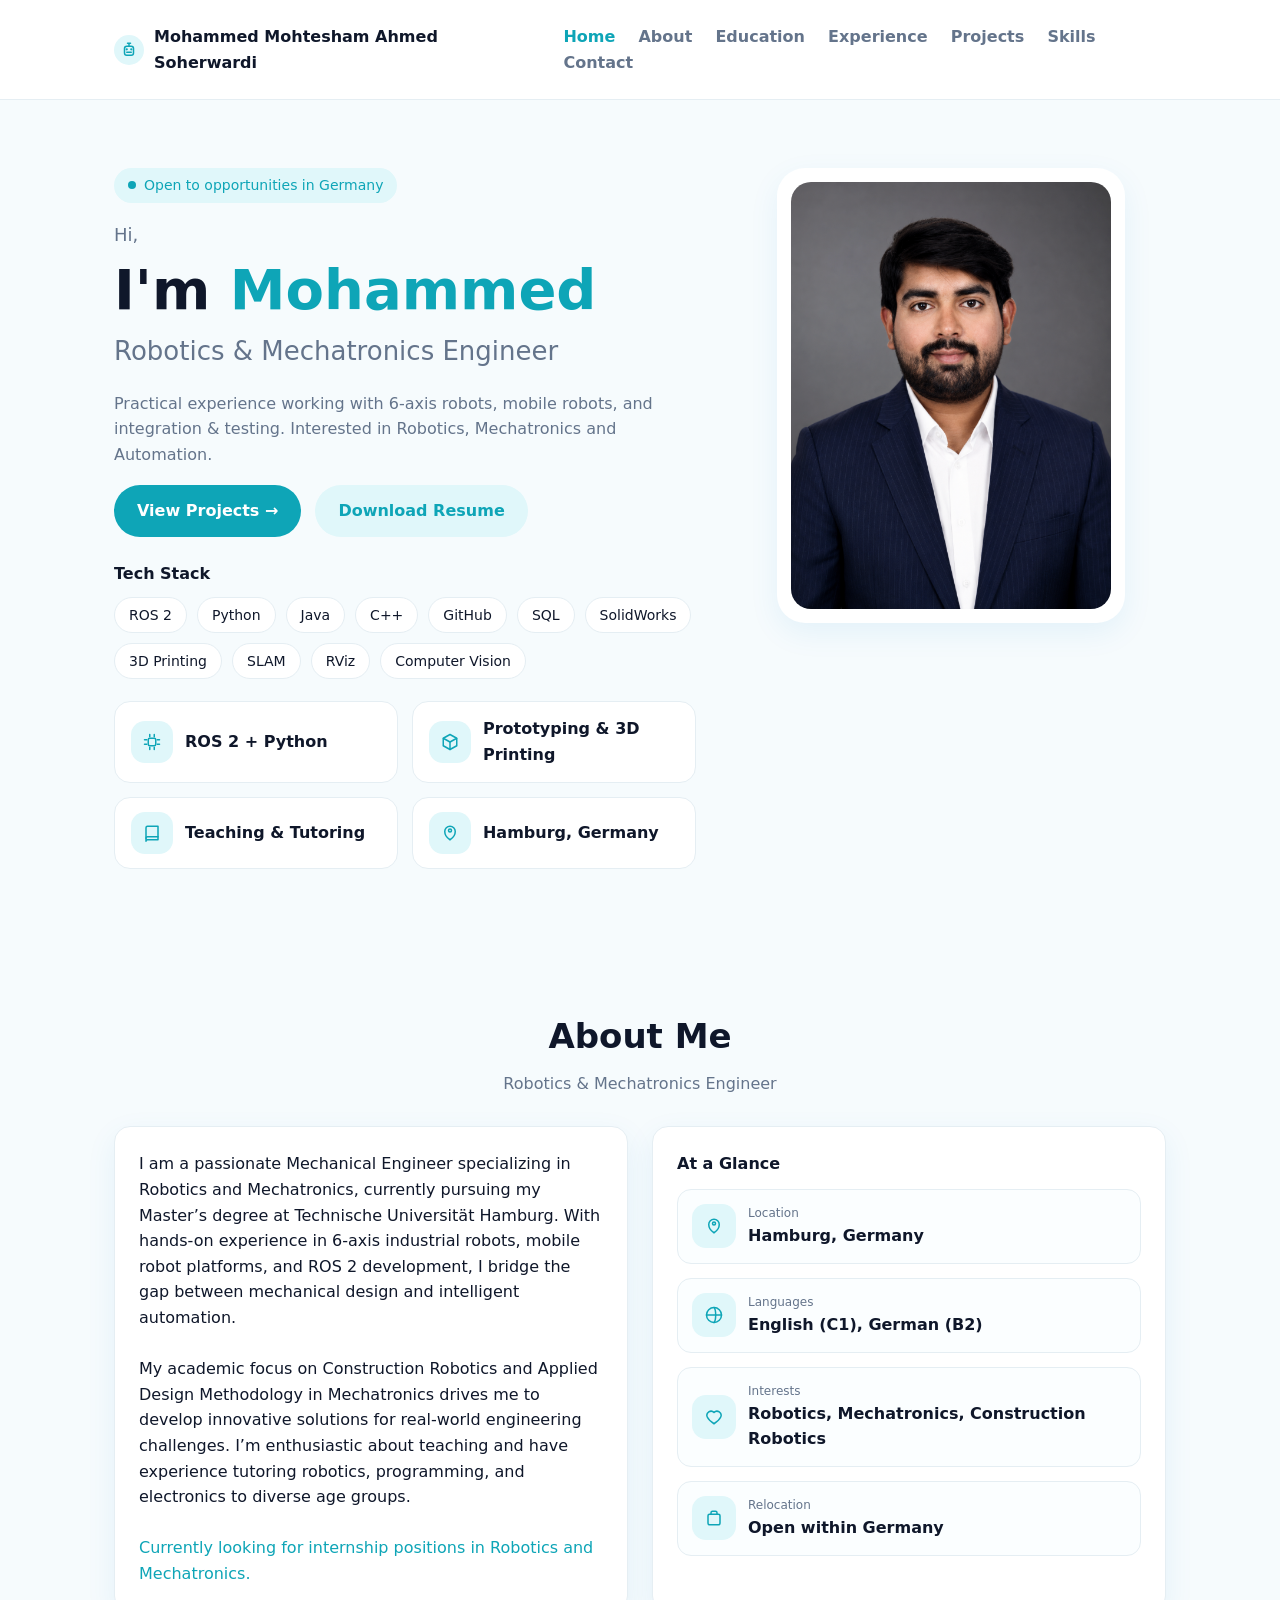
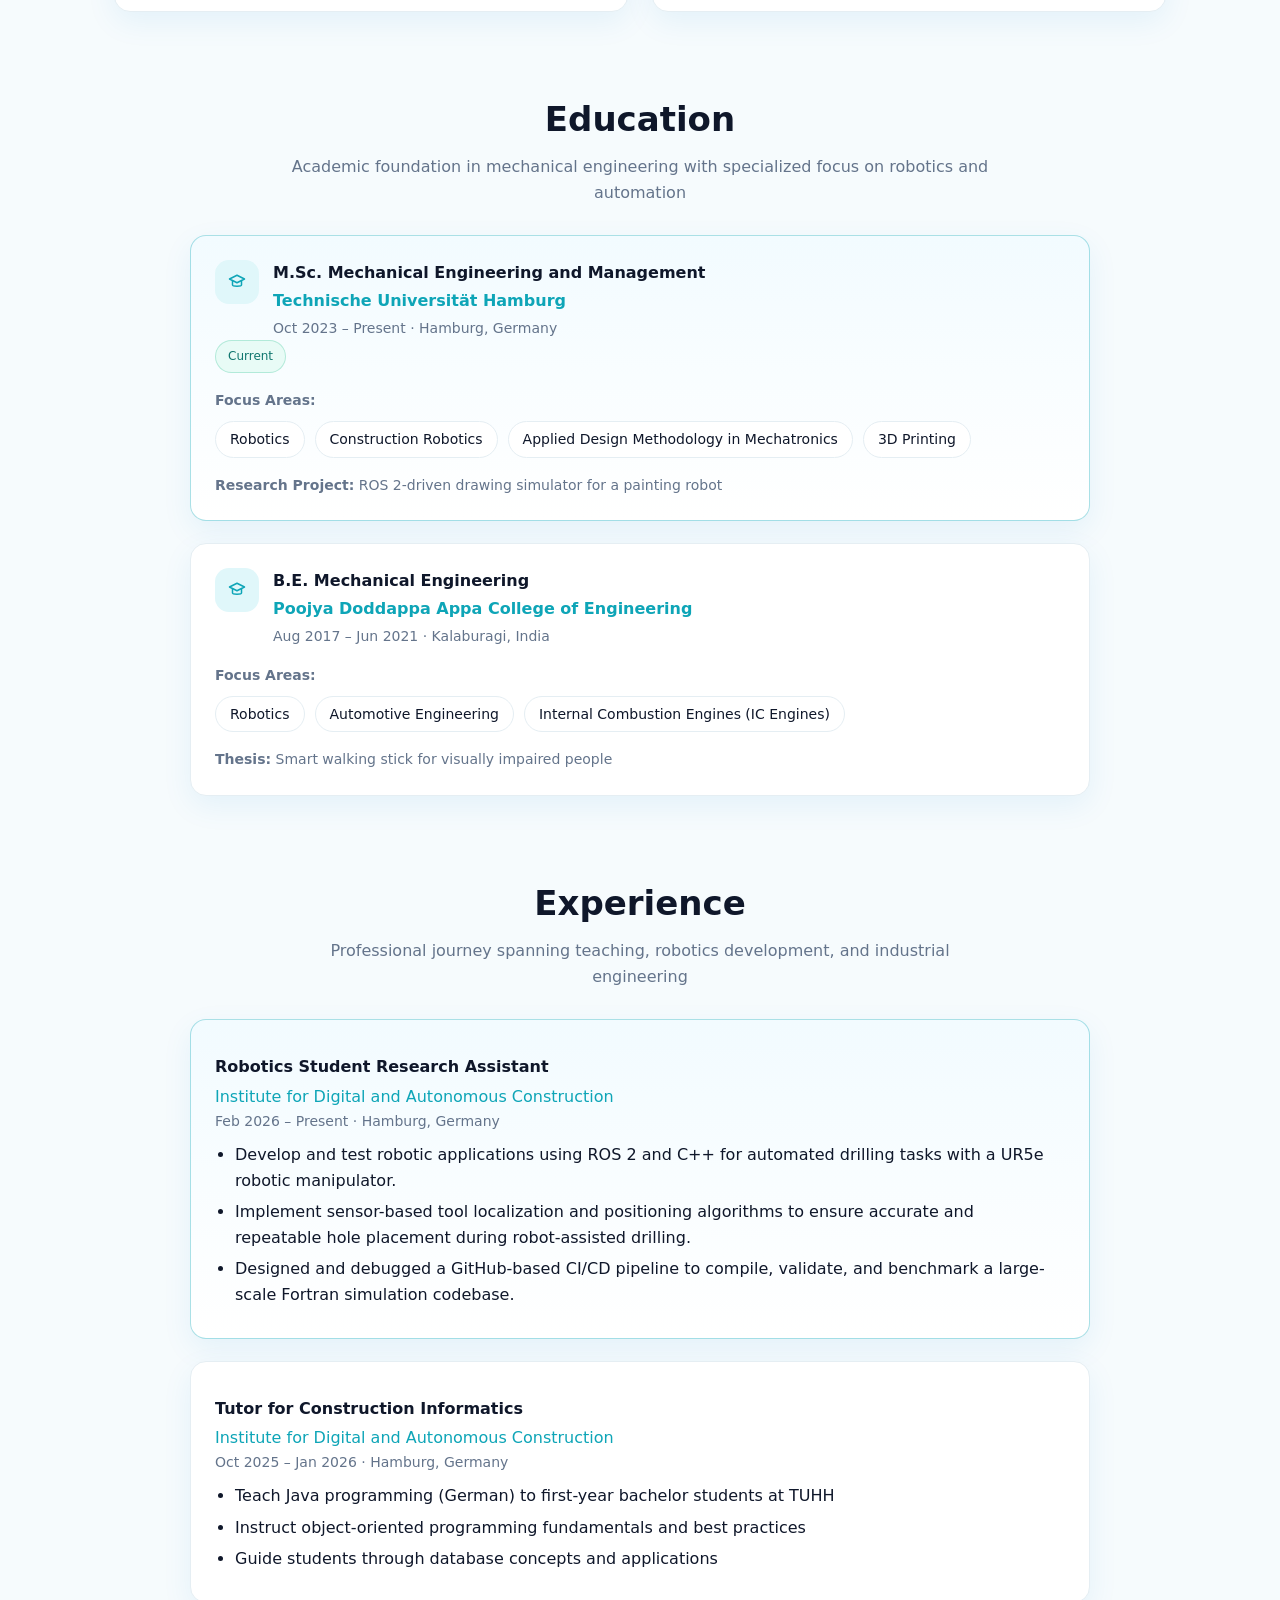
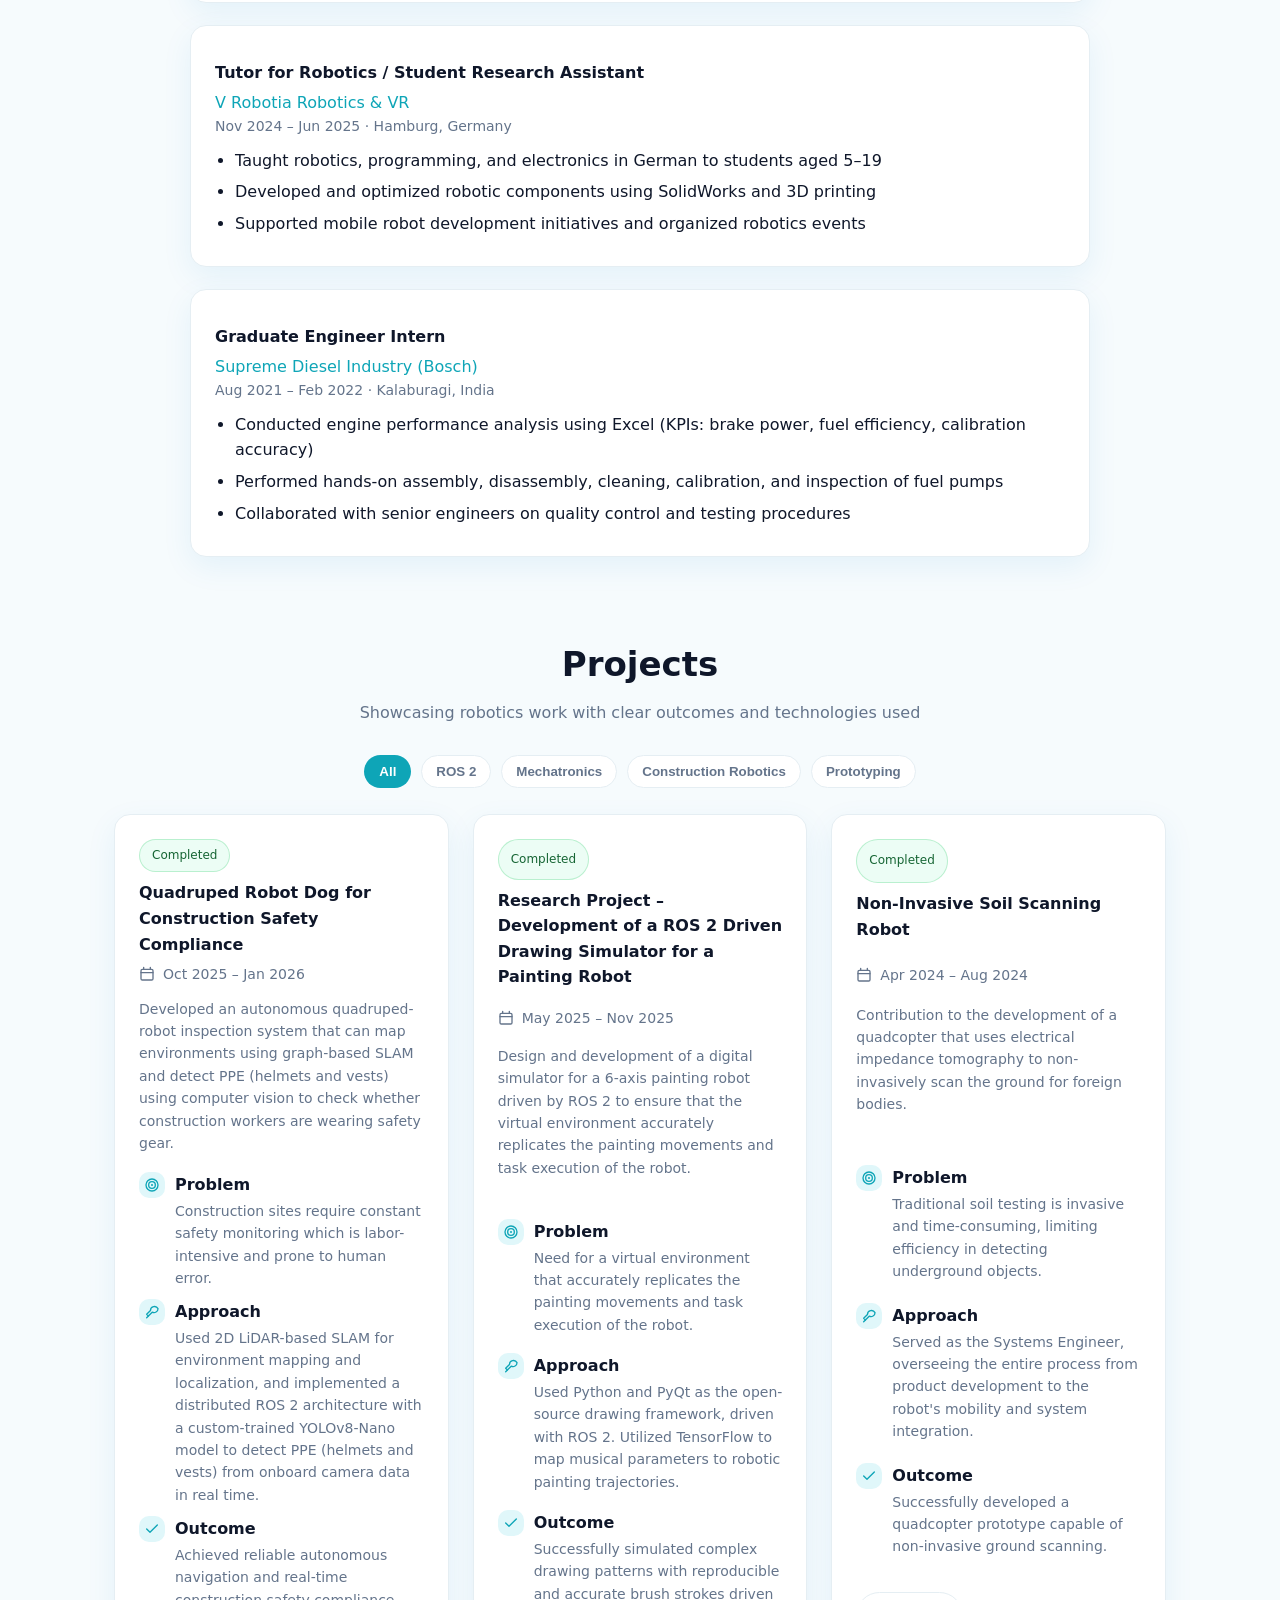
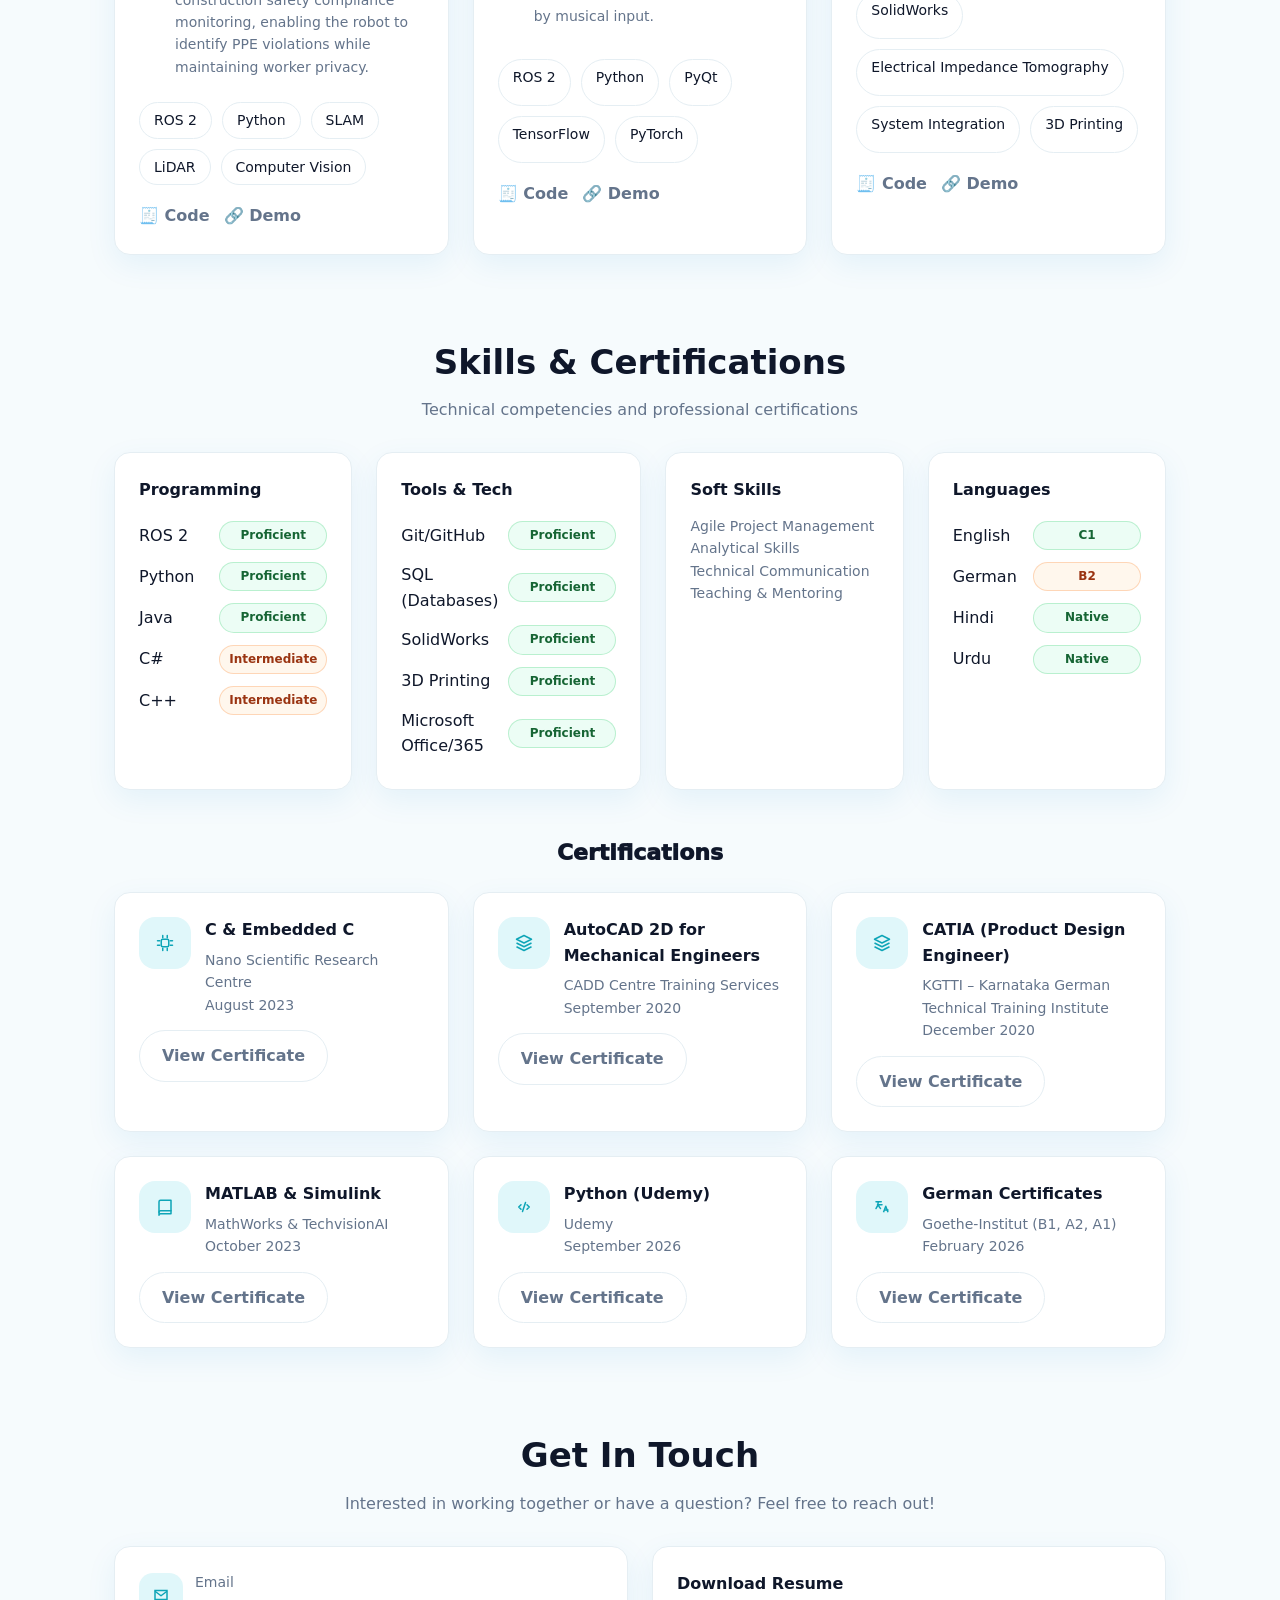
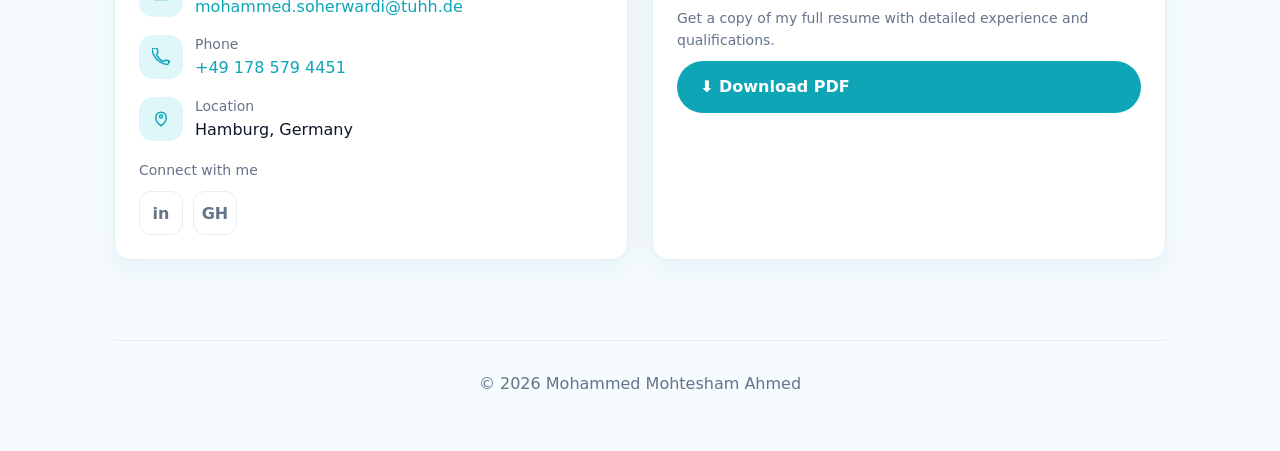
<file: index.html>
<!DOCTYPE html>
<html lang="en">
  <head>
    <meta charset="UTF-8" />
    <meta name="viewport" content="width=device-width, initial-scale=1.0" />
    <title>Mohammed Mohtesham Ahmed — Portfolio</title>
    <link rel="stylesheet" href="style.css" />
  </head>

  <body>
    <!-- TOP NAV -->
    <header class="topbar">
      <div class="container nav">
        <div class="brand">
          <span class="brand-badge" aria-hidden="true">
            <!-- simple robot icon -->
            <svg width="18" height="18" viewBox="0 0 24 24" fill="none">
              <path
                d="M10 3h4M12 3v3"
                stroke="currentColor"
                stroke-width="2"
                stroke-linecap="round"
              />
              <rect
                x="6"
                y="7"
                width="12"
                height="12"
                rx="3"
                stroke="currentColor"
                stroke-width="2"
              />
              <path
                d="M9 11h.01M15 11h.01"
                stroke="currentColor"
                stroke-width="3"
                stroke-linecap="round"
              />
              <path
                d="M9 15h6"
                stroke="currentColor"
                stroke-width="2"
                stroke-linecap="round"
              />
            </svg>
          </span>
          <span>Mohammed Mohtesham Ahmed Soherwardi</span>
        </div>

        <nav class="navlinks" aria-label="Primary">
          <a href="#home" class="active">Home</a>
          <a href="#about">About</a>
          <a href="#education">Education</a>
          <a href="#experience">Experience</a>
          <a href="#projects">Projects</a>
          <a href="#skills">Skills</a>
          <a href="#contact">Contact</a>
        </nav>
      </div>
    </header>

    <main class="container">
      <!-- HERO -->
      <section id="home" class="hero">
        <div class="hero-left reveal">
          <div class="pill">
            <span class="dot" aria-hidden="true"></span>
            <span>Open to opportunities in Germany</span>
          </div>

          <div class="kicker">Hi,</div>
          <h1>I'm <span class="accent">Mohammed</span></h1>
          <div class="subtitle">Robotics &amp; Mechatronics Engineer</div>

          <p class="lead">
            Practical experience working with 6-axis robots, mobile robots, and
            integration &amp; testing. Interested in Robotics, Mechatronics and 
            Automation.
          </p>

          <div class="hero-actions">
            <a class="btn btn-primary" href="#projects">View Projects →</a>
            <a
              class="btn btn-soft"
              href="assets/resume.pdf"
              target="_blank"
              rel="noreferrer"
              >Download Resume</a
            >
          </div>

          <div class="stack">
            <div class="stack-title">Tech Stack</div>
            <div class="chips">
              <span class="chip">ROS 2</span>
              <span class="chip">Python</span>
              <span class="chip">Java</span>
              <span class="chip">C++</span>
              <span class="chip">GitHub</span>
              <span class="chip">SQL</span>
              <span class="chip">SolidWorks</span>
              <span class="chip">3D Printing</span>
              <span class="chip">SLAM</span>
              <span class="chip">RViz</span>
              <span class="chip">Computer Vision</span>
            </div>
          </div>

          <!-- Quick cards with icons -->
          <div class="quick-cards">
            <div class="qcard">
              <span class="qicon" aria-hidden="true">
                <!-- chip icon -->
                <svg width="18" height="18" viewBox="0 0 24 24" fill="none">
                  <path
                    d="M9 2v3M15 2v3M9 19v3M15 19v3M2 9h3M2 15h3M19 9h3M19 15h3"
                    stroke="currentColor"
                    stroke-width="2"
                    stroke-linecap="round"
                  />
                  <rect
                    x="7"
                    y="7"
                    width="10"
                    height="10"
                    rx="2"
                    stroke="currentColor"
                    stroke-width="2"
                  />
                </svg>
              </span>
              <span>ROS 2 + Python</span>
            </div>

            <div class="qcard">
              <span class="qicon" aria-hidden="true">
                <!-- cube icon -->
                <svg width="18" height="18" viewBox="0 0 24 24" fill="none">
                  <path
                    d="M12 2 3 7l9 5 9-5-9-5Z"
                    stroke="currentColor"
                    stroke-width="2"
                    stroke-linejoin="round"
                  />
                  <path
                    d="M3 7v10l9 5 9-5V7"
                    stroke="currentColor"
                    stroke-width="2"
                    stroke-linejoin="round"
                  />
                  <path
                    d="M12 12v10"
                    stroke="currentColor"
                    stroke-width="2"
                    stroke-linecap="round"
                  />
                </svg>
              </span>
              <span>Prototyping &amp; 3D Printing</span>
            </div>

            <div class="qcard">
              <span class="qicon" aria-hidden="true">
                <!-- book icon -->
                <svg width="18" height="18" viewBox="0 0 24 24" fill="none">
                  <path
                    d="M4 19a2 2 0 0 1 2-2h14"
                    stroke="currentColor"
                    stroke-width="2"
                    stroke-linecap="round"
                  />
                  <path
                    d="M6 3h14v18H6a2 2 0 0 0-2 2V5a2 2 0 0 1 2-2Z"
                    stroke="currentColor"
                    stroke-width="2"
                    stroke-linejoin="round"
                  />
                </svg>
              </span>
              <span>Teaching &amp; Tutoring</span>
            </div>

            <div class="qcard">
              <span class="qicon" aria-hidden="true">
                <!-- pin icon -->
                <svg width="18" height="18" viewBox="0 0 24 24" fill="none">
                  <path
                    d="M12 21s7-4.5 7-11a7 7 0 1 0-14 0c0 6.5 7 11 7 11Z"
                    stroke="currentColor"
                    stroke-width="2"
                  />
                  <path
                    d="M12 10.5a2 2 0 1 0 0-4 2 2 0 0 0 0 4Z"
                    stroke="currentColor"
                    stroke-width="2"
                  />
                </svg>
              </span>
              <span>Hamburg, Germany</span>
            </div>
          </div>
        </div>

        <div class="hero-right reveal">
          <div class="photo-frame">
            <img
              src="assets/profile.png"
              alt="Mohammed Mohtesham Ahmed"
              loading="lazy"
            />
          </div>
        </div>
      </section>

      <!-- ABOUT -->
      <section id="about" class="section">
        <div class="section-head center reveal">
          <h3>About Me</h3>
          <p>Robotics &amp; Mechatronics Engineer</p>
        </div>

        <div class="grid-2">
          <div class="card reveal">
            <p>
              I am a passionate Mechanical Engineer specializing in Robotics and
              Mechatronics, currently pursuing my Master’s degree at Technische
              Universität Hamburg. With hands-on experience in 6-axis industrial
              robots, mobile robot platforms, and ROS 2 development, I bridge
              the gap between mechanical design and intelligent automation.
            </p>
            <br />
            <p>
              My academic focus on Construction Robotics and Applied Design
              Methodology in Mechatronics drives me to develop innovative
              solutions for real-world engineering challenges. I’m enthusiastic
              about teaching and have experience tutoring robotics, programming,
              and electronics to diverse age groups.
            </p>
            <br />
            <p class="accent">
              Currently looking for internship positions in Robotics and
              Mechatronics.
            </p>
          </div>

          <div class="card reveal">
            <h4 class="card-title">At a Glance</h4>

            <div class="glance">
              <div class="glance-item">
                <div class="glance-icon" aria-hidden="true">
                  <!-- pin -->
                  <svg width="18" height="18" viewBox="0 0 24 24" fill="none">
                    <path
                      d="M12 21s7-4.5 7-11a7 7 0 1 0-14 0c0 6.5 7 11 7 11Z"
                      stroke="currentColor"
                      stroke-width="2"
                    />
                    <path
                      d="M12 10.5a2 2 0 1 0 0-4 2 2 0 0 0 0 4Z"
                      stroke="currentColor"
                      stroke-width="2"
                    />
                  </svg>
                </div>
                <div>
                  <div class="glance-label">Location</div>
                  <div class="glance-value">Hamburg, Germany</div>
                </div>
              </div>

              <div class="glance-item">
                <div class="glance-icon" aria-hidden="true">
                  <!-- globe -->
                  <svg width="18" height="18" viewBox="0 0 24 24" fill="none">
                    <path
                      d="M12 22a10 10 0 1 0 0-20 10 10 0 0 0 0 20Z"
                      stroke="currentColor"
                      stroke-width="2"
                    />
                    <path
                      d="M2 12h20"
                      stroke="currentColor"
                      stroke-width="2"
                      stroke-linecap="round"
                    />
                    <path
                      d="M12 2c3 3 3 17 0 20"
                      stroke="currentColor"
                      stroke-width="2"
                      stroke-linecap="round"
                    />
                  </svg>
                </div>
                <div>
                  <div class="glance-label">Languages</div>
                  <div class="glance-value">English (C1), German (B2)</div>
                </div>
              </div>

              <div class="glance-item">
                <div class="glance-icon" aria-hidden="true">
                  <!-- heart -->
                  <svg width="18" height="18" viewBox="0 0 24 24" fill="none">
                    <path
                      d="M12 21s-7-4.5-9-9a5.5 5.5 0 0 1 9-6 5.5 5.5 0 0 1 9 6c-2 4.5-9 9-9 9Z"
                      stroke="currentColor"
                      stroke-width="2"
                      stroke-linejoin="round"
                    />
                  </svg>
                </div>
                <div>
                  <div class="glance-label">Interests</div>
                  <div class="glance-value">
                    Robotics, Mechatronics, Construction Robotics
                  </div>
                </div>
              </div>

              <div class="glance-item">
                <div class="glance-icon" aria-hidden="true">
                  <!-- suitcase -->
                  <svg width="18" height="18" viewBox="0 0 24 24" fill="none">
                    <path
                      d="M8 7V5a2 2 0 0 1 2-2h4a2 2 0 0 1 2 2v2"
                      stroke="currentColor"
                      stroke-width="2"
                      stroke-linecap="round"
                    />
                    <rect
                      x="4"
                      y="7"
                      width="16"
                      height="14"
                      rx="2"
                      stroke="currentColor"
                      stroke-width="2"
                    />
                  </svg>
                </div>
                <div>
                  <div class="glance-label">Relocation</div>
                  <div class="glance-value">Open within Germany</div>
                </div>
              </div>
            </div>
          </div>
        </div>
      </section>

      <!-- EDUCATION -->
      <section id="education" class="section">
        <div class="section-head center reveal">
          <h3>Education</h3>
          <p>
            Academic foundation in mechanical engineering with specialized focus
            on robotics and automation
          </p>
        </div>

        <div class="edu-list">
          <div class="card edu-card highlight reveal">
            <div class="trow">
              <div class="edu-top">
                <div class="edu-badge" aria-hidden="true">
                  <!-- graduation cap -->
                  <svg width="18" height="18" viewBox="0 0 24 24" fill="none">
                    <path
                      d="M12 3 2 8l10 5 10-5-10-5Z"
                      stroke="currentColor"
                      stroke-width="2"
                      stroke-linejoin="round"
                    />
                    <path
                      d="M6 10v6c0 2 12 2 12 0v-6"
                      stroke="currentColor"
                      stroke-width="2"
                      stroke-linejoin="round"
                    />
                  </svg>
                </div>
                <div>
                  <h4>M.Sc. Mechanical Engineering and Management</h4>
                  <div class="edu-sub accent">
                    Technische Universität Hamburg
                  </div>
                  <div class="muted edu-meta">
                    Oct 2023 – Present · Hamburg, Germany
                  </div>
                </div>
              </div>
              <span class="tag tag-current">Current</span>
            </div>

            <div class="edu-block">
              <div class="muted"><b>Focus Areas:</b></div>
              <div class="chips" style="margin-top: 10px">
                <span class="chip">Robotics</span>
                <span class="chip">Construction Robotics</span>
                <span class="chip"
                  >Applied Design Methodology in Mechatronics</span
                >
                <span class="chip">3D Printing</span>
              </div>
            </div>

            <div class="edu-block muted">
              <b>Research Project:</b> ROS 2-driven drawing simulator for a
              painting robot
            </div>
          </div>

          <div class="card edu-card reveal">
            <div class="edu-top">
              <div class="edu-badge" aria-hidden="true">
                <svg width="18" height="18" viewBox="0 0 24 24" fill="none">
                  <path
                    d="M12 3 2 8l10 5 10-5-10-5Z"
                    stroke="currentColor"
                    stroke-width="2"
                    stroke-linejoin="round"
                  />
                  <path
                    d="M6 10v6c0 2 12 2 12 0v-6"
                    stroke="currentColor"
                    stroke-width="2"
                    stroke-linejoin="round"
                  />
                </svg>
              </div>
              <div>
                <h4>B.E. Mechanical Engineering</h4>
                <div class="edu-sub accent">
                  Poojya Doddappa Appa College of Engineering
                </div>
                <div class="muted edu-meta">
                  Aug 2017 – Jun 2021 · Kalaburagi, India
                </div>
              </div>
            </div>

            <div class="edu-block">
              <div class="muted"><b>Focus Areas:</b></div>
              <div class="chips" style="margin-top: 10px">
                <span class="chip">Robotics</span>
                <span class="chip">Automotive Engineering</span>
                <span class="chip">Internal Combustion Engines (IC Engines)</span>
              </div>
            </div>

            <div class="edu-block muted">
              <b>Thesis:</b> Smart walking stick for visually impaired people
            </div>
          </div>
        </div>
      </section>

      <!-- EXPERIENCE -->
      <section id="experience" class="section">
        <div class="section-head center reveal">
          <h3>Experience</h3>
          <p>
            Professional journey spanning teaching, robotics development, and
            industrial engineering
          </p>
        </div>

        <div class="timeline">
          <!-- ✅ NEW EXPERIENCE (MOST RECENT) -->
          <div class="card xp-card highlight reveal">
            <div class="xp-header">
              <h4>Robotics Student Research Assistant</h4>
              <a class="accent" href="#" onclick="return false;">
                Institute for Digital and Autonomous Construction
              </a>
              <div class="muted">Feb 2026 – Present · Hamburg, Germany</div>
            </div>
            
            <ul class="bullets">
              <li>Develop and test robotic applications using ROS 2 and C++ for automated drilling tasks with a UR5e robotic manipulator.</li>
              <li>Implement sensor-based tool localization and positioning algorithms to ensure accurate and repeatable hole placement during robot-assisted drilling.</li>
              <li>Designed and debugged a GitHub-based CI/CD pipeline to compile, validate, and benchmark a large-scale Fortran simulation codebase.</li>
            </ul>
          </div>
          <div class="card xp-card reveal">

            <div class="xp-header">
              <h4>Tutor for Construction Informatics</h4>
              <a class="accent" href="#" onclick="return false;"
                >Institute for Digital and Autonomous Construction</a
              >
              <div class="muted">Oct 2025 – Jan 2026 · Hamburg, Germany</div>

              <ul class="bullets">
                <li>
                  Teach Java programming (German) to first-year bachelor students
                  at TUHH
                </li>
                <li>
                  Instruct object-oriented programming fundamentals and best
                  practices
                </li>
                <li>Guide students through database concepts and applications</li>
              </ul>
            </div>
          </div>

          <div class="card xp-card reveal">
            <div class="xp-header">
              <h4>Tutor for Robotics / Student Research Assistant</h4>
              <a class="accent" href="#" onclick="return false;"
                >V Robotia Robotics &amp; VR</a
              >
              <div class="muted">Nov 2024 – Jun 2025 · Hamburg, Germany</div>

              <ul class="bullets">
                <li>
                  Taught robotics, programming, and electronics in German to
                  students aged 5–19
                </li>
                <li>
                  Developed and optimized robotic components using SolidWorks
                  and 3D printing
                </li>
                <li>
                  Supported mobile robot development initiatives and organized
                  robotics events
                </li>
              </ul>
            </div>
          </div>

          <div class="card xp-card reveal">
            <div class="xp-header">
              <h4>Graduate Engineer Intern</h4>
              <a class="accent" href="#" onclick="return false;"
                >Supreme Diesel Industry (Bosch)</a
              >
              <div class="muted">Aug 2021 – Feb 2022 · Kalaburagi, India</div>

              <ul class="bullets">
                <li>
                  Conducted engine performance analysis using Excel (KPIs: brake
                  power, fuel efficiency, calibration accuracy)
                </li>
                <li>
                  Performed hands-on assembly, disassembly, cleaning,
                  calibration, and inspection of fuel pumps
                </li>
                <li>
                  Collaborated with senior engineers on quality control and
                  testing procedures
                </li>
              </ul>
            </div>
          </div>
        </div>
      </section>

      <!-- PROJECTS (UPDATED) -->
      <section id="projects" class="section">
        <div class="section-head center reveal">
          <h3>Projects</h3>
          <p>Showcasing robotics work with clear outcomes and technologies used</p>
        </div>

        <div class="filters reveal">
          <button class="fbtn active" data-filter="all">All</button>
          <button class="fbtn" data-filter="ros2">ROS 2</button>
          <button class="fbtn" data-filter="mechatronics">Mechatronics</button>
          <button class="fbtn" data-filter="construction">Construction Robotics</button>
          <button class="fbtn" data-filter="prototyping">Prototyping</button>
        </div>

        <div class="grid-3">
          <!-- Project 1 -->
          <article class="card pcard reveal" data-tags="construction ros2">
            <div class="pcard-head">
              <span class="tag tag-done">Completed</span>
              <h4 class="pcard-title">
                Quadruped Robot Dog for Construction Safety Compliance
              </h4>

              <div class="pdate muted">
                <span class="pdate-ico" aria-hidden="true">
                  <!-- calendar -->
                  <svg width="16" height="16" viewBox="0 0 24 24" fill="none">
                    <path
                      d="M7 2v3M17 2v3"
                      stroke="currentColor"
                      stroke-width="2"
                      stroke-linecap="round"
                    />
                    <rect
                      x="3"
                      y="5"
                      width="18"
                      height="16"
                      rx="2"
                      stroke="currentColor"
                      stroke-width="2"
                    />
                    <path
                      d="M3 10h18"
                      stroke="currentColor"
                      stroke-width="2"
                      stroke-linecap="round"
                    />
                  </svg>
                </span>
                <span>Oct 2025 – Jan 2026</span>
              </div>
            </div>

            <p class="muted">
              Developed an autonomous quadruped-robot inspection system that can map 
              environments using graph-based SLAM and detect PPE (helmets and vests) using
              computer vision to check whether construction workers are wearing safety gear.
            </p>

            <div class="pblock">
              <div class="pmini">
                <span class="pmini-ico" aria-hidden="true">
                  <!-- target -->
                  <svg width="16" height="16" viewBox="0 0 24 24" fill="none">
                    <circle cx="12" cy="12" r="9" stroke="currentColor" stroke-width="2" />
                    <circle cx="12" cy="12" r="5" stroke="currentColor" stroke-width="2" />
                    <circle cx="12" cy="12" r="1.5" fill="currentColor" />
                  </svg>
                </span>
                <div>
                  <div class="pmini-title">Problem</div>
                  <p class="muted">
                    Construction sites require constant safety monitoring which is
                    labor-intensive and prone to human error.
                  </p>
                </div>
              </div>

              <div class="pmini">
                <span class="pmini-ico" aria-hidden="true">
                  <!-- wrench -->
                  <svg width="16" height="16" viewBox="0 0 24 24" fill="none">
                    <path
                      d="M21 7a6 6 0 0 1-8.7 5.3L6.6 18l-2.6-2.6 5.7-5.7A6 6 0 0 1 21 7Z"
                      stroke="currentColor"
                      stroke-width="2"
                      stroke-linejoin="round"
                    />
                    <path
                      d="M6.6 18 4 20.6"
                      stroke="currentColor"
                      stroke-width="2"
                      stroke-linecap="round"
                    />
                  </svg>
                </span>
                <div>
                  <div class="pmini-title">Approach</div>
                  <p class="muted">
                    Used 2D LiDAR-based SLAM for environment mapping and localization, and implemented
                    a distributed ROS 2 architecture with a custom-trained YOLOv8-Nano model to detect PPE
                    (helmets and vests) from onboard camera data in real time.
                  </p>
                </div>
              </div>

              <div class="pmini">
                <span class="pmini-ico" aria-hidden="true">
                  <!-- check -->
                  <svg width="16" height="16" viewBox="0 0 24 24" fill="none">
                    <path
                      d="M20 6 9 17l-5-5"
                      stroke="currentColor"
                      stroke-width="2"
                      stroke-linecap="round"
                      stroke-linejoin="round"
                    />
                  </svg>
                </span>
                <div>
                  <div class="pmini-title">Outcome</div>
                  <p class="muted">
                    Achieved reliable autonomous navigation and real-time construction safety compliance monitoring, 
                    enabling the robot to identify PPE violations while maintaining worker privacy.
                  </p>
                </div>
              </div>
            </div>

            <div class="chips" style="margin-top: 12px">
              <span class="chip">ROS 2</span>
              <span class="chip">Python</span>
              <span class="chip">SLAM</span>
              <span class="chip">LiDAR</span>
              <span class="chip">Computer Vision</span>
            </div>

            <div class="plink">
              <a href="#" onclick="return false;">🧾 Code</a>
              <a href="quadruped-demo.html" target="_blank" rel="noreferrer">🔗 Demo</a>
            </div>
          </article>

          <!-- Project 2 -->
          <article class="card pcard reveal" data-tags="ros2 prototyping">
            <div class="pcard-head">
              <span class="tag tag-done">Completed</span>

              <h4 class="pcard-title">
                Research Project – Development of a ROS 2 Driven Drawing Simulator
                for a Painting Robot
              </h4>

              <div class="pdate muted">
                <span class="pdate-ico" aria-hidden="true">
                  <!-- calendar -->
                  <svg width="16" height="16" viewBox="0 0 24 24" fill="none">
                    <path
                      d="M7 2v3M17 2v3"
                      stroke="currentColor"
                      stroke-width="2"
                      stroke-linecap="round"
                    />
                    <rect
                      x="3"
                      y="5"
                      width="18"
                      height="16"
                      rx="2"
                      stroke="currentColor"
                      stroke-width="2"
                    />
                    <path
                      d="M3 10h18"
                      stroke="currentColor"
                      stroke-width="2"
                      stroke-linecap="round"
                    />
                  </svg>
                </span>
                <span>May 2025 – Nov 2025</span>
              </div>
            </div>

            <p class="muted">
              Design and development of a digital simulator for a 6-axis painting robot driven by ROS 2
              to ensure that the virtual environment accurately replicates the painting movements and
              task execution of the robot.
            </p>

            <div class="pblock">
              <div class="pmini">
                <span class="pmini-ico" aria-hidden="true">
                  <!-- target -->
                  <svg width="16" height="16" viewBox="0 0 24 24" fill="none">
                    <circle cx="12" cy="12" r="9" stroke="currentColor" stroke-width="2" />
                    <circle cx="12" cy="12" r="5" stroke="currentColor" stroke-width="2" />
                    <circle cx="12" cy="12" r="1.5" fill="currentColor" />
                  </svg>
                </span>
                <div>
                  <div class="pmini-title">Problem</div>
                  <p class="muted">
                    Need for a virtual environment that accurately replicates the painting movements and task execution of the robot.
                  </p>
                </div>
              </div>

              <div class="pmini">
                <span class="pmini-ico" aria-hidden="true">
                  <!-- wrench -->
                  <svg width="16" height="16" viewBox="0 0 24 24" fill="none">
                    <path
                      d="M21 7a6 6 0 0 1-8.7 5.3L6.6 18l-2.6-2.6 5.7-5.7A6 6 0 0 1 21 7Z"
                      stroke="currentColor"
                      stroke-width="2"
                      stroke-linejoin="round"
                    />
                    <path
                      d="M6.6 18 4 20.6"
                      stroke="currentColor"
                      stroke-width="2"
                      stroke-linecap="round"
                    />
                  </svg>
                </span>
                <div>
                  <div class="pmini-title">Approach</div>
                  <p class="muted">
                    Used Python and PyQt as the open-source drawing framework, driven with ROS 2.
                    Utilized TensorFlow to map musical parameters to robotic painting trajectories.
                  </p>
                </div>
              </div>

              <div class="pmini">
                <span class="pmini-ico" aria-hidden="true">
                  <!-- check -->
                  <svg width="16" height="16" viewBox="0 0 24 24" fill="none">
                    <path
                      d="M20 6 9 17l-5-5"
                      stroke="currentColor"
                      stroke-width="2"
                      stroke-linecap="round"
                      stroke-linejoin="round"
                    />
                  </svg>
                </span>
                <div>
                  <div class="pmini-title">Outcome</div>
                  <p class="muted">
                    Successfully simulated complex drawing patterns with reproducible and accurate brush strokes driven by musical input.
                  </p>
                </div>
              </div>
            </div>

            <div class="chips" style="margin-top: 12px">
              <span class="chip">ROS 2</span>
              <span class="chip">Python</span>
              <span class="chip">PyQt</span>
              <span class="chip">TensorFlow</span>
              <span class="chip">PyTorch</span>
            </div>

            <div class="plink">
              <a href="#" onclick="return false;">🧾 Code</a>
              <a href="drawing-simulator-demo.html" target="_blank" rel="noreferrer">🔗 Demo</a>
            </div>
          </article>

          <!-- Project 3 -->
          <article class="card pcard reveal" data-tags="mechatronics prototyping">
            <div class="pcard-head">
              <span class="tag tag-done">Completed</span>
              <h4 class="pcard-title">Non-Invasive Soil Scanning Robot</h4>

              <div class="pdate muted">
                <span class="pdate-ico" aria-hidden="true">
                  <!-- calendar -->
                  <svg width="16" height="16" viewBox="0 0 24 24" fill="none">
                    <path
                      d="M7 2v3M17 2v3"
                      stroke="currentColor"
                      stroke-width="2"
                      stroke-linecap="round"
                    />
                    <rect
                      x="3"
                      y="5"
                      width="18"
                      height="16"
                      rx="2"
                      stroke="currentColor"
                      stroke-width="2"
                    />
                    <path
                      d="M3 10h18"
                      stroke="currentColor"
                      stroke-width="2"
                      stroke-linecap="round"
                    />
                  </svg>
                </span>
                <span>Apr 2024 – Aug 2024</span>
              </div>
            </div>

            <p class="muted">
              Contribution to the development of a quadcopter that uses electrical impedance tomography
              to non-invasively scan the ground for foreign bodies.
            </p>

            <div class="pblock">
              <div class="pmini">
                <span class="pmini-ico" aria-hidden="true">
                  <!-- target -->
                  <svg width="16" height="16" viewBox="0 0 24 24" fill="none">
                    <circle cx="12" cy="12" r="9" stroke="currentColor" stroke-width="2" />
                    <circle cx="12" cy="12" r="5" stroke="currentColor" stroke-width="2" />
                    <circle cx="12" cy="12" r="1.5" fill="currentColor" />
                  </svg>
                </span>
                <div>
                  <div class="pmini-title">Problem</div>
                  <p class="muted">
                    Traditional soil testing is invasive and time-consuming, limiting efficiency in detecting underground objects.
                  </p>
                </div>
              </div>

              <div class="pmini">
                <span class="pmini-ico" aria-hidden="true">
                  <!-- wrench -->
                  <svg width="16" height="16" viewBox="0 0 24 24" fill="none">
                    <path
                      d="M21 7a6 6 0 0 1-8.7 5.3L6.6 18l-2.6-2.6 5.7-5.7A6 6 0 0 1 21 7Z"
                      stroke="currentColor"
                      stroke-width="2"
                      stroke-linejoin="round"
                    />
                    <path
                      d="M6.6 18 4 20.6"
                      stroke="currentColor"
                      stroke-width="2"
                      stroke-linecap="round"
                    />
                  </svg>
                </span>
                <div>
                  <div class="pmini-title">Approach</div>
                  <p class="muted">
                    Served as the Systems Engineer, overseeing the entire process from product development
                    to the robot's mobility and system integration.
                  </p>
                </div>
              </div>

              <div class="pmini">
                <span class="pmini-ico" aria-hidden="true">
                  <!-- check -->
                  <svg width="16" height="16" viewBox="0 0 24 24" fill="none">
                    <path
                      d="M20 6 9 17l-5-5"
                      stroke="currentColor"
                      stroke-width="2"
                      stroke-linecap="round"
                      stroke-linejoin="round"
                    />
                  </svg>
                </span>
                <div>
                  <div class="pmini-title">Outcome</div>
                  <p class="muted">
                    Successfully developed a quadcopter prototype capable of non-invasive ground scanning.
                  </p>
                </div>
              </div>
            </div>

            <div class="chips" style="margin-top: 12px">
              <span class="chip">SolidWorks</span>
              <span class="chip">Electrical Impedance Tomography</span>
              <span class="chip">System Integration</span>
              <span class="chip">3D Printing</span>
            </div>

            <div class="plink">
              <a href="#" onclick="return false;">🧾 Code</a>
              <a href="soil-scanner-demo.html" target="_blank">🔗 Demo</a>
            </div>
          </article>
        </div>
      </section>

      <!-- SKILLS -->
      <section id="skills" class="section">
        <div class="section-head center reveal">
          <h3>Skills &amp; Certifications</h3>
          <p>Technical competencies and professional certifications</p>
        </div>

        <div class="grid-4">
          <div class="card reveal">
            <div class="box-title">Programming</div>

            <div class="skill-row">
              <span>ROS 2</span><span class="level ok">Proficient</span>
            </div>
            <div class="skill-row">
              <span>Python</span><span class="level ok">Proficient</span>
            </div>
            <div class="skill-row">
              <span>Java</span><span class="level ok">Proficient</span>
            </div>
            <div class="skill-row">
              <span>C#</span><span class="level mid">Intermediate</span>
            </div>
            <div class="skill-row">
              <span>C++</span><span class="level mid">Intermediate</span>
            </div>
          </div>

          <div class="card reveal">
            <div class="box-title">Tools &amp; Tech</div>

            <div class="skill-row">
              <span>Git/GitHub</span><span class="level ok">Proficient</span>
            </div>
            <div class="skill-row">
              <span>SQL (Databases)</span><span class="level ok">Proficient</span>
            </div>
            <div class="skill-row">
              <span>SolidWorks</span><span class="level ok">Proficient</span>
            </div>
            <div class="skill-row">
              <span>3D Printing</span><span class="level ok">Proficient</span>
            </div>
            <div class="skill-row">
              <span>Microsoft Office/365</span
              ><span class="level ok">Proficient</span>
            </div>
          </div>

          <div class="card reveal">
            <div class="box-title">Soft Skills</div>
            <div class="muted">Agile Project Management</div>
            <div class="muted">Analytical Skills</div>
            <div class="muted">Technical Communication</div>
            <div class="muted">Teaching &amp; Mentoring</div>
          </div>

          <div class="card reveal">
            <div class="box-title">Languages</div>

            <div class="skill-row">
              <span>English</span><span class="level ok">C1</span>
            </div>
            <div class="skill-row">
              <span>German</span><span class="level mid">B2</span>
            </div>
            <div class="skill-row">
              <span>Hindi</span><span class="level ok">Native</span>
            </div>
            <div class="skill-row">
              <span>Urdu</span><span class="level ok">Native</span>
            </div>
          </div>
        </div>

        <div class="section-subhead center reveal">Certifications</div>

        <!-- UPDATED: now 6 cards -->
        <div class="grid-3">
          <!-- 1) C & Embedded C (updated year + PDF link) -->
          <div class="card reveal">
            <div class="cert-head">
              <div class="cert-ic" aria-hidden="true">
                <!-- chip -->
                <svg width="18" height="18" viewBox="0 0 24 24" fill="none">
                  <path
                    d="M9 2v3M15 2v3M9 19v3M15 19v3M2 9h3M2 15h3M19 9h3M19 15h3"
                    stroke="currentColor"
                    stroke-width="2"
                    stroke-linecap="round"
                  />
                  <rect
                    x="7"
                    y="7"
                    width="10"
                    height="10"
                    rx="2"
                    stroke="currentColor"
                    stroke-width="2"
                  />
                </svg>
              </div>
              <div>
                <div class="cert-title">C &amp; Embedded C</div>
                <div class="muted">Nano Scientific Research Centre</div>
                <div class="muted">August 2023</div>
              </div>
            </div>
            <a
              class="btn btn-outline cert-btn"
              href="assets/certificates/c-embedded-c-2023.pdf"
              target="_blank"
              rel="noreferrer"
              >View Certificate</a
            >
          </div>

          <!-- 2) AutoCAD (PDF link) -->
          <div class="card reveal">
            <div class="cert-head">
              <div class="cert-ic" aria-hidden="true">
                <!-- layers -->
                <svg width="18" height="18" viewBox="0 0 24 24" fill="none">
                  <path
                    d="M12 2 2 7l10 5 10-5-10-5Z"
                    stroke="currentColor"
                    stroke-width="2"
                    stroke-linejoin="round"
                  />
                  <path
                    d="M2 12l10 5 10-5"
                    stroke="currentColor"
                    stroke-width="2"
                    stroke-linejoin="round"
                  />
                  <path
                    d="M2 17l10 5 10-5"
                    stroke="currentColor"
                    stroke-width="2"
                    stroke-linejoin="round"
                  />
                </svg>
              </div>
              <div>
                <div class="cert-title">AutoCAD 2D for Mechanical Engineers</div>
                <div class="muted">CADD Centre Training Services</div>
                <div class="muted">September 2020</div>
              </div>
            </div>
            <a
              class="btn btn-outline cert-btn"
              href="assets/certificates/auto-cad-2020.pdf"
              target="_blank"
              rel="noreferrer"
              >View Certificate</a
            >
          </div>

          <!-- 3) CATIA (PDF link) -->
          <div class="card reveal">
            <div class="cert-head">
              <div class="cert-ic" aria-hidden="true">
                <!-- layers -->
                <svg width="18" height="18" viewBox="0 0 24 24" fill="none">
                  <path
                    d="M12 2 2 7l10 5 10-5-10-5Z"
                    stroke="currentColor"
                    stroke-width="2"
                    stroke-linejoin="round"
                  />
                  <path
                    d="M2 12l10 5 10-5"
                    stroke="currentColor"
                    stroke-width="2"
                    stroke-linejoin="round"
                  />
                  <path
                    d="M2 17l10 5 10-5"
                    stroke="currentColor"
                    stroke-width="2"
                    stroke-linejoin="round"
                  />
                </svg>
              </div>
              <div>
                <div class="cert-title">CATIA (Product Design Engineer)</div>
                <div class="muted">
                  KGTTI – Karnataka German Technical Training Institute
                </div>
                <div class="muted">December 2020</div>
              </div>
            </div>
            <a
              class="btn btn-outline cert-btn"
              href="assets/certificates/catia-2020.pdf"
              target="_blank"
              rel="noreferrer"
              >View Certificate</a
            >
          </div>

          <!-- 4) MATLAB & Simulink (NEW + PDF link) -->
          <div class="card reveal">
            <div class="cert-head">
              <div class="cert-ic" aria-hidden="true">
                <!-- book -->
                <svg width="18" height="18" viewBox="0 0 24 24" fill="none">
                  <path
                    d="M4 19a2 2 0 0 1 2-2h14"
                    stroke="currentColor"
                    stroke-width="2"
                    stroke-linecap="round"
                  />
                  <path
                    d="M6 3h14v18H6a2 2 0 0 0-2 2V5a2 2 0 0 1 2-2Z"
                    stroke="currentColor"
                    stroke-width="2"
                    stroke-linejoin="round"
                  />
                </svg>
              </div>
              <div>
                <div class="cert-title">MATLAB &amp; Simulink</div>
                <div class="muted">MathWorks &amp; TechvisionAI</div>
                <div class="muted">October 2023</div>
              </div>
            </div>
            <a
              class="btn btn-outline cert-btn"
              href="assets/certificates/matlab-simulink-2023.pdf"
              target="_blank"
              rel="noreferrer"
              >View Certificate</a
            >
          </div>

          <!-- 5) Python (Udemy) - Completed -->
          <div class="card reveal">
            <div class="cert-head">
              <div class="cert-ic" aria-hidden="true">
                <!-- code -->
                <svg width="18" height="18" viewBox="0 0 24 24" fill="none">
                  <path 
                  d="M8 9 5 12l3 3"
                  stroke="currentColor" 
                  stroke-width="2"
                  stroke-linecap="round" 
                  stroke-linejoin="round" 
                  />
                  <path 
                  d="M16 9l3 3-3 3"
                  stroke="currentColor" 
                  stroke-width="2"
                  stroke-linecap="round" 
                  stroke-linejoin="round" 
                  />
                  <path d="M14 6 10 18"
                  stroke="currentColor"
                  stroke-width="2"
                  stroke-linecap="round" 
                  />
                </svg>
              </div>
              <div>
                <div class="cert-title">Python (Udemy)</div>
                <div class="muted">Udemy</div>
                <div class="muted">September 2026</div>
              </div>
            </div>
            
            <a
              class="btn btn-outline cert-btn"
              href="assets/certificates/python-udemy.pdf"
              target="_blank"
              rel="noopener noreferrer"
              >View Certificate</a
            >
          </div>


          <!-- 6) German Certificates (NEW + PDF link) -->
          <div class="card reveal">
            <div class="cert-head">
              <div class="cert-ic" aria-hidden="true">
                <!-- translate -->
                <svg width="18" height="18" viewBox="0 0 24 24" fill="none">
                  <path
                    d="M4 5h7"
                    stroke="currentColor"
                    stroke-width="2"
                    stroke-linecap="round"
                  />
                  <path
                    d="M7 5c0 6-3 9-3 9"
                    stroke="currentColor"
                    stroke-width="2"
                    stroke-linecap="round"
                  />
                  <path
                    d="M6 9h6"
                    stroke="currentColor"
                    stroke-width="2"
                    stroke-linecap="round"
                  />
                  <path
                    d="M10 14s-2-2-3-5"
                    stroke="currentColor"
                    stroke-width="2"
                    stroke-linecap="round"
                  />
                  <path
                    d="M14 19l3-8 3 8"
                    stroke="currentColor"
                    stroke-width="2"
                    stroke-linejoin="round"
                  />
                  <path
                    d="M16 16h4"
                    stroke="currentColor"
                    stroke-width="2"
                    stroke-linecap="round"
                  />
                </svg>
              </div>
              <div>
                <div class="cert-title">German Certificates</div>
                <div class="muted">Goethe-Institut (B1, A2, A1)</div>
                <div class="muted">February 2026</div>
              </div>
            </div>
            <a
              class="btn btn-outline cert-btn"
              href="assets/certificates/german-certificates.pdf"
              target="_blank"
              rel="noreferrer"
              >View Certificate</a
            >
          </div>
        </div>
      </section>

      <!-- CONTACT -->
      <section id="contact" class="section">
        <div class="section-head center reveal">
          <h3>Get In Touch</h3>
          <p>
            Interested in working together or have a question? Feel free to reach
            out!
          </p>
        </div>

        <div class="grid-2">
          <div class="card reveal">
            <div class="contact-list">
              <div class="citem">
                <div class="cicon" aria-hidden="true">
                  <!-- mail -->
                  <svg width="18" height="18" viewBox="0 0 24 24" fill="none">
                    <path
                      d="M4 6h16v12H4V6Z"
                      stroke="currentColor"
                      stroke-width="2"
                    />
                    <path
                      d="m4 7 8 6 8-6"
                      stroke="currentColor"
                      stroke-width="2"
                      stroke-linejoin="round"
                    />
                  </svg>
                </div>
                <div>
                  <div class="muted">Email</div>
                  <div>
                    <a href="mailto:mohammed.soherwardi@tuhh.de"
                      >mohammed.soherwardi@tuhh.de</a
                    >
                  </div>
                </div>
              </div>

              <div class="citem">
                <div class="cicon" aria-hidden="true">
                  <!-- phone -->
                  <svg width="18" height="18" viewBox="0 0 24 24" fill="none">
                    <path
                      d="M22 16.9v3a2 2 0 0 1-2.2 2 19.8 19.8 0 0 1-8.6-3.1A19.5 19.5 0 0 1 3.2 10.8 19.8 19.8 0 0 1 .1 2.2 2 2 0 0 1 2.1 0h3a2 2 0 0 1 2 1.7c.1 1 .3 2 .6 3a2 2 0 0 1-.5 2.1L6 8.4a16 16 0 0 0 9.6 9.6l1.6-1.2a2 2 0 0 1 2.1-.5c1 .3 2 .5 3 .6a2 2 0 0 1 1.7 2Z"
                      stroke="currentColor"
                      stroke-width="2"
                      stroke-linecap="round"
                      stroke-linejoin="round"
                    />
                  </svg>
                </div>
                <div>
                  <div class="muted">Phone</div>
                  <div><a href="tel:+491785794451">+49 178 579 4451</a></div>
                </div>
              </div>

              <div class="citem">
                <div class="cicon" aria-hidden="true">
                  <!-- pin -->
                  <svg width="18" height="18" viewBox="0 0 24 24" fill="none">
                    <path
                      d="M12 21s7-4.5 7-11a7 7 0 1 0-14 0c0 6.5 7 11 7 11Z"
                      stroke="currentColor"
                      stroke-width="2"
                    />
                    <path
                      d="M12 10.5a2 2 0 1 0 0-4 2 2 0 0 0 0 4Z"
                      stroke="currentColor"
                      stroke-width="2"
                    />
                  </svg>
                </div>
                <div>
                  <div class="muted">Location</div>
                  <div>Hamburg, Germany</div>
                </div>
              </div>
            </div>

            <div style="margin-top: 16px">
              <div class="muted">Connect with me</div>
              <div class="socials">
                <a
                  class="sbtn"
                  href="https://www.linkedin.com/in/mohtesham1999/"
                  target="_blank"
                  rel="noreferrer"
                  aria-label="LinkedIn"
                  >in</a
                >
                <a
                  class="sbtn"
                  href="https://github.com/Mohtesham786/Mohtesham786.github.io"
                  target="_blank"
                  rel="noreferrer"
                  aria-label="GitHub"
                  >GH</a
                >
              </div>
            </div>
          </div>

          <div class="card resume-card reveal">
            <h4>Download Resume</h4>
            <p class="muted">
              Get a copy of my full resume with detailed experience and
              qualifications.
            </p>
            <a
              class="btn btn-primary"
              href="assets/resume.pdf"
              target="_blank"
              rel="noreferrer"
              >⬇ Download PDF</a
            >
          </div>
        </div>
      </section>

      <footer class="footer">
        <div>© <span id="year"></span> Mohammed Mohtesham Ahmed</div>
      </footer>
    </main>

    <script src="script.js"></script>
  </body>
</html>
</file>
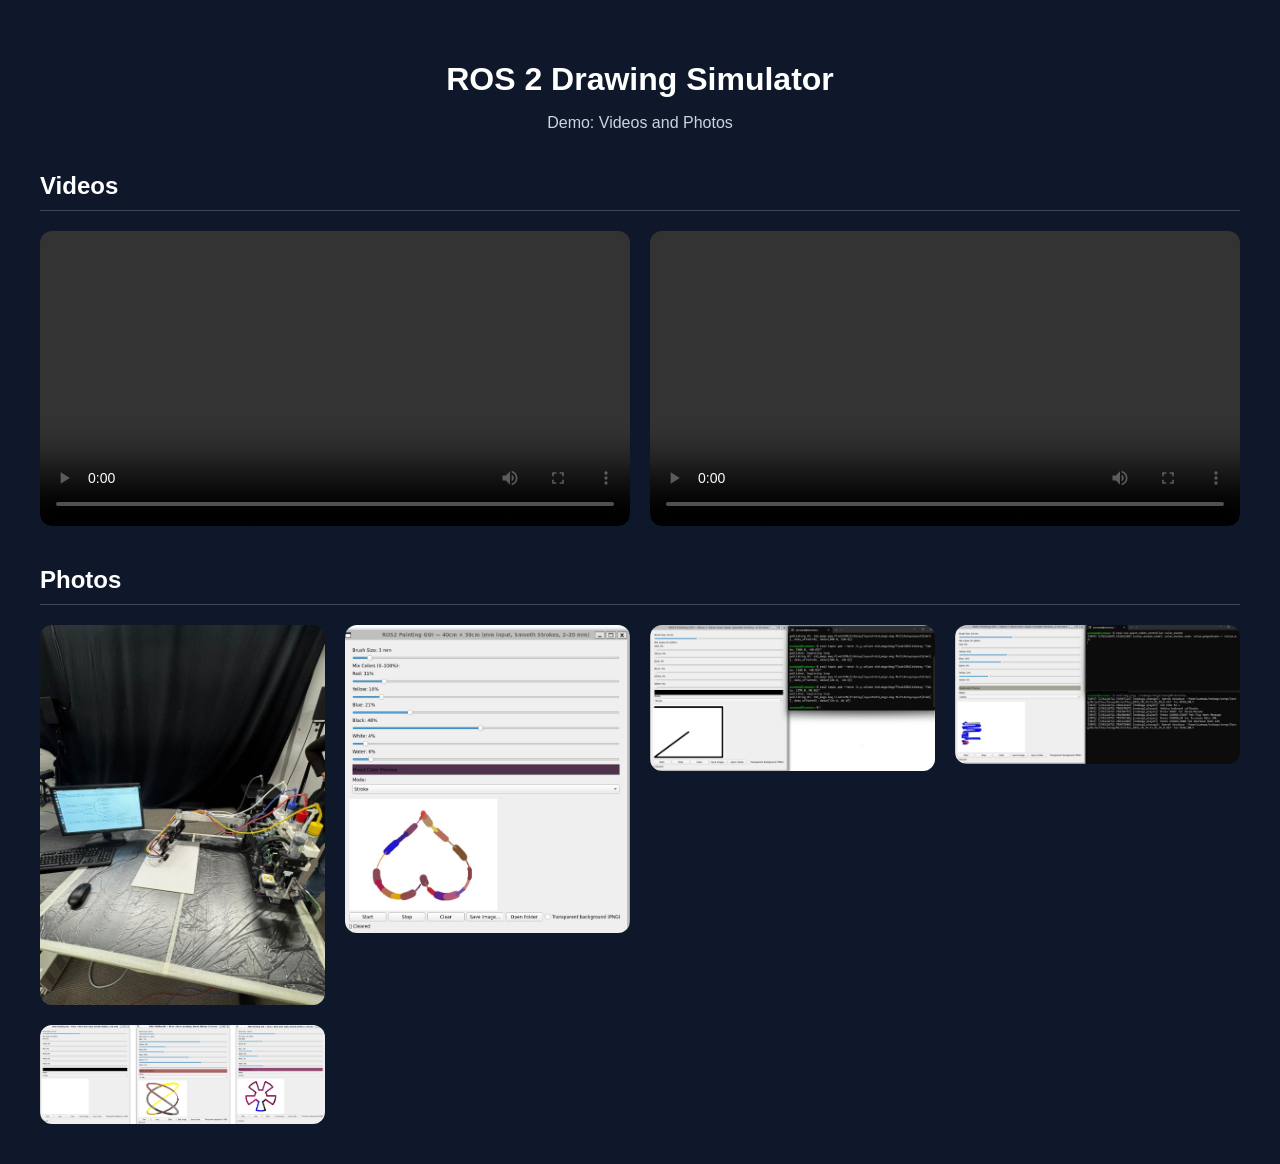
<file: drawing-simulator-demo.html>
<!DOCTYPE html>
<html lang="en">
<head>
  <meta charset="UTF-8">
  <title>Drawing Simulator Demo</title>

  <style>
    body {
      font-family: Arial, sans-serif;
      background: #0f172a;
      color: white;
      margin: 0;
      padding: 40px 20px;
    }

    .wrap {
      max-width: 1200px;
      margin: auto;
    }

    h1 {
      text-align: center;
      margin-bottom: 10px;
    }

    .subtitle {
      text-align: center;
      color: #cbd5e1;
      margin-bottom: 40px;
    }

    h2 {
      margin-top: 40px;
      margin-bottom: 20px;
      border-bottom: 1px solid rgba(255,255,255,0.2);
      padding-bottom: 10px;
    }

    .grid {
      display: grid;
      grid-template-columns: repeat(auto-fit, minmax(280px, 1fr));
      gap: 20px;
    }

    video, img {
      width: 100%;
      border-radius: 12px;
    }
  </style>
</head>

<body>
  <div class="wrap">

    <h1>ROS 2 Drawing Simulator</h1>
    <p class="subtitle">Demo: Videos and Photos</p>

    <!-- 🎥 VIDEOS -->
    <h2>Videos</h2>
    <div class="grid">

      <video controls>
        <source src="assets/projects/drawing-simulator/videos/painting-robot-1.mp4" type="video/mp4">
      </video>

      <video controls>
        <source src="assets/projects/drawing-simulator/videos/painting-robot-2.mp4" type="video/mp4">
      </video>

    </div>

    <!-- 📸 PHOTOS -->
    <h2>Photos</h2>
    <div class="grid">

      <img src="assets/projects/drawing-simulator/photos/simulator-1.jpg">
      <img src="assets/projects/drawing-simulator/photos/simulator-2.jpg">
      <img src="assets/projects/drawing-simulator/photos/simulator-3.jpg">
      <img src="assets/projects/drawing-simulator/photos/simulator-4.jpg">
      <img src="assets/projects/drawing-simulator/photos/simulator-5.jpg">

    </div>

  </div>
</body>
</html>
</file>
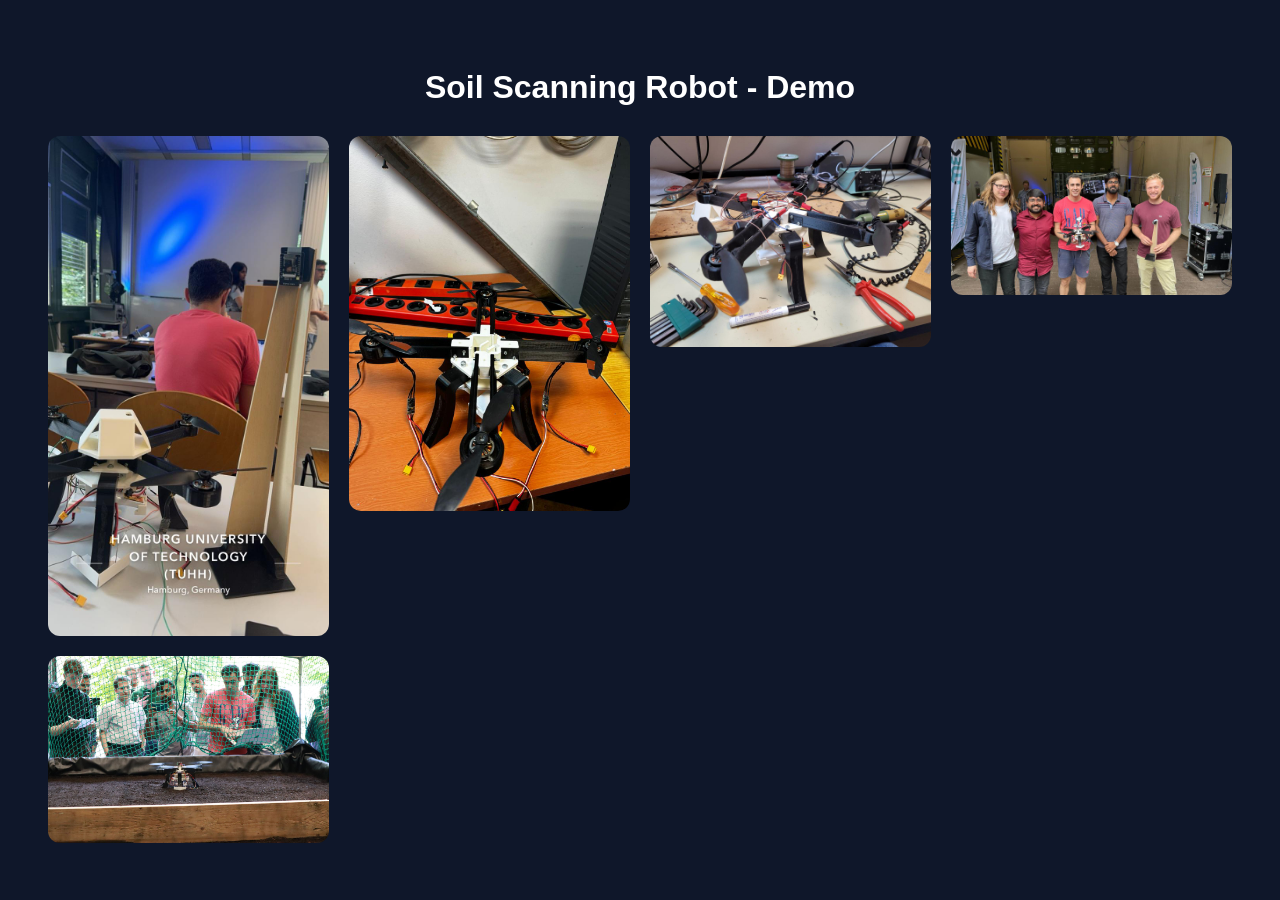
<file: soil-scanner-demo.html>
<!DOCTYPE html>
<html lang="en">
<head>
  <meta charset="UTF-8">
  <title>Soil Scanning Robot Demo</title>

  <style>
    body {
      font-family: Arial, sans-serif;
      background: #0f172a;
      color: white;
      text-align: center;
      padding: 40px;
    }

    h1 {
      margin-bottom: 30px;
    }

    .gallery {
      display: grid;
      grid-template-columns: repeat(auto-fit, minmax(250px, 1fr));
      gap: 20px;
    }

    .gallery img {
      width: 100%;
      border-radius: 12px;
      transition: transform 0.3s ease;
    }

    .gallery img:hover {
      transform: scale(1.05);
    }
  </style>
</head>

<body>

  <h1>Soil Scanning Robot - Demo</h1>

  <div class="gallery">
    <img src="assets/projects/soil-scanner/soil-1.jpeg">
    <img src="assets/projects/soil-scanner/soil-2.jpeg">
    <img src="assets/projects/soil-scanner/soil-3.jpeg">
    <img src="assets/projects/soil-scanner/soil-4.jpeg">
    <img src="assets/projects/soil-scanner/soil-5.jpg">
  </div>

</body>
</html>
</file>
<file: style.css>
/* =========================
   RESET & VARIABLES
========================= */
* {
  margin: 0;
  padding: 0;
  box-sizing: border-box;
}

:root {
  --bg: #f6fbfd;
  --white: #ffffff;
  --text: #0f172a;
  --muted: #64748b;
  --primary: #0ea5b7;
  --primary-soft: #e0f7fa;
  --border: #e5eef3;
  --radius: 16px;
  --shadow: 0 10px 30px rgba(2, 132, 199, 0.08);
  --container: 1100px;
}

/* =========================
   BASE
========================= */
body {
  font-family: system-ui, -apple-system, BlinkMacSystemFont, "Segoe UI", Roboto,
    Ubuntu, "Helvetica Neue", Arial, sans-serif;
  background: var(--bg);
  color: var(--text);
  line-height: 1.6;
}

a {
  color: var(--primary);
  text-decoration: none;
}

.container {
  max-width: var(--container);
  margin: auto;
  padding: 24px;
}

.muted {
  color: var(--muted);
  font-size: 14px;
}

.accent {
  color: var(--primary);
}

/* =========================
   TOP NAV
========================= */
.topbar {
  background: var(--white);
  border-bottom: 1px solid var(--border);
  position: sticky;
  top: 0;
  z-index: 10;
}

.nav {
  display: flex;
  align-items: center;
  justify-content: space-between;
  gap: 14px;
}

.brand {
  display: flex;
  align-items: center;
  gap: 10px;
  font-weight: 800;
}

.brand-badge {
  background: var(--primary-soft);
  border-radius: 50%;
  padding: 6px;
  display: grid;
  place-items: center;
  color: var(--primary);
}

.navlinks a {
  margin-left: 18px;
  color: var(--muted);
  font-weight: 600;
}

.navlinks a.active,
.navlinks a:hover {
  color: var(--primary);
}

/* =========================
   HERO
========================= */
.hero {
  display: grid;
  grid-template-columns: 1.15fr 0.85fr;
  gap: 40px;
  padding-top: 44px;
  padding-bottom: 60px;
}

.pill {
  display: inline-flex;
  align-items: center;
  gap: 8px;
  background: var(--primary-soft);
  color: var(--primary);
  padding: 6px 14px;
  border-radius: 999px;
  font-size: 14px;
  margin-bottom: 18px;
}

.pill .dot {
  width: 8px;
  height: 8px;
  background: var(--primary);
  border-radius: 50%;
}

.kicker {
  color: var(--muted);
  font-size: 18px;
}

h1 {
  font-size: 56px;
  line-height: 1.1;
  margin: 10px 0;
}

.subtitle {
  font-size: 26px;
  color: var(--muted);
}

.lead {
  margin: 18px 0;
  color: var(--muted);
  max-width: 560px;
}

/* =========================
   BUTTONS
========================= */
.hero-actions {
  display: flex;
  gap: 14px;
  margin-top: 16px;
  flex-wrap: wrap;
}

.btn {
  padding: 12px 22px;
  border-radius: 999px;
  font-weight: 700;
  display: inline-flex;
  align-items: center;
  gap: 10px;
  transition: 0.2s ease;
  border: 1px solid transparent;
}

.btn-primary {
  background: var(--primary);
  color: white;
}

.btn-primary:hover {
  opacity: 0.92;
}

.btn-soft {
  background: var(--primary-soft);
  color: var(--primary);
}

.btn-outline {
  border: 1px solid var(--border);
  color: var(--muted);
  background: #fff;
}

/* =========================
   TECH STACK
========================= */
.stack {
  margin-top: 24px;
}

.stack-title {
  font-weight: 800;
  margin-bottom: 10px;
}

.chips {
  display: flex;
  flex-wrap: wrap;
  gap: 10px;
}

.chip {
  padding: 6px 14px;
  border-radius: 999px;
  border: 1px solid var(--border);
  background: var(--white);
  font-size: 14px;
}

/* =========================
   QUICK CARDS
========================= */
.quick-cards {
  display: grid;
  grid-template-columns: repeat(2, 1fr);
  gap: 14px;
  margin-top: 22px;
}

.qcard {
  background: var(--white);
  padding: 14px 16px;
  border-radius: var(--radius);
  border: 1px solid var(--border);
  font-weight: 650;
  display: flex;
  align-items: center;
  gap: 12px;
}

.qicon {
  width: 42px;
  height: 42px;
  border-radius: 14px;
  background: var(--primary-soft);
  display: grid;
  place-items: center;
  color: var(--primary);
  flex: 0 0 auto;
}

/* =========================
   PROFILE PHOTO
========================= */
.hero-right {
  display: flex;
  justify-content: center;
  align-items: flex-start; /* removes “extra white space feeling” */
}

.photo-frame {
  background: var(--white);
  padding: 14px;
  border-radius: 28px;
  box-shadow: var(--shadow);
  display: inline-block; /* prevents stretching */
}

.photo-frame img {
  width: 320px;
  max-width: 100%;
  height: auto;
  display: block; /* removes inline-image bottom gap */
  border-radius: 20px;
}

/* =========================
   SECTIONS
========================= */
.section {
  margin-top: 80px;
}

.section-head {
  margin-bottom: 30px;
}

.section-head h3 {
  font-size: 34px;
}

.center {
  text-align: center;
}

.section-head.center p {
  max-width: 720px;
  margin: 8px auto 0;
  color: var(--muted);
}

/* =========================
   CARDS & GRIDS
========================= */
.card {
  background: var(--white);
  padding: 24px;
  border-radius: var(--radius);
  border: 1px solid var(--border);
  box-shadow: var(--shadow);
}

.grid-2 {
  display: grid;
  grid-template-columns: repeat(2, 1fr);
  gap: 24px;
}

.grid-3 {
  display: grid;
  grid-template-columns: repeat(3, 1fr);
  gap: 24px;
}

.grid-4 {
  display: grid;
  grid-template-columns: repeat(4, 1fr);
  gap: 24px;
}

@media (max-width: 1100px) {
  .grid-4 {
    grid-template-columns: repeat(2, 1fr);
  }
}
@media (max-width: 700px) {
  .grid-4 {
    grid-template-columns: 1fr;
  }
}

.card-title {
  margin-bottom: 12px;
}

/* =========================
   ABOUT: AT A GLANCE
========================= */
.glance {
  display: grid;
  gap: 14px;
  margin-top: 6px;
}

.glance-item {
  display: flex;
  gap: 12px;
  align-items: center;
  padding: 14px;
  border: 1px solid var(--border);
  border-radius: 14px;
  background: #fbfeff;
}

.glance-icon {
  width: 44px;
  height: 44px;
  display: grid;
  place-items: center;
  background: var(--primary-soft);
  border-radius: 14px;
  color: var(--primary);
  flex: 0 0 auto;
}

.glance-label {
  font-size: 12px;
  color: var(--muted);
}

.glance-value {
  font-weight: 700;
}

/* =========================
   EDUCATION
========================= */
.edu-list {
  display: grid;
  gap: 22px;
  max-width: 900px;
  margin: 0 auto;
}

.edu-top {
  display: flex;
  gap: 14px;
  align-items: flex-start;
}

.edu-badge {
  width: 44px;
  height: 44px;
  display: grid;
  place-items: center;
  background: var(--primary-soft);
  border-radius: 14px;
  color: var(--primary);
  flex: 0 0 auto;
}

.edu-sub {
  font-weight: 700;
  margin-top: 2px;
}

.edu-meta {
  margin-top: 4px;
}

.edu-block {
  margin-top: 16px;
}

.edu-card.highlight {
  border: 1px solid rgba(14, 165, 183, 0.35);
  background: linear-gradient(180deg, #f2fbff, #ffffff);
}

/* =========================
   TAGS
========================= */
.tag {
  display: inline-flex;
  align-items: center;
  justify-content: center;
  padding: 6px 12px;
  border-radius: 999px;
  font-size: 12px;
  border: 1px solid var(--border);
  background: #fff;
  width: fit-content;
  white-space: nowrap;
}

.tag-current {
  background: #e8fbf6;
  border-color: rgba(16, 185, 129, 0.25);
  color: #0f766e;
}

.tag-done {
  background: #ecfdf5;
  border-color: rgba(34, 197, 94, 0.25);
  color: #166534;
}

.tag-progress {
  background: #fff7ed;
  border-color: rgba(249, 115, 22, 0.25);
  color: #9a3412;
}

/* =========================
   EXPERIENCE
========================= */
.timeline {
  max-width: 900px;
  margin: 0 auto;
  display: grid;
  gap: 22px;
}

.xp-card.highlight {
  border: 1px solid rgba(14, 165, 183, 0.35);
  background: linear-gradient(180deg, #f2fbff, #ffffff);
}

.xp-header h4 {
  margin-top: 10px;
  margin-bottom: 4px;
}

.bullets {
  margin-top: 10px;
  padding-left: 20px;
}

.bullets li {
  margin-bottom: 6px;
}

/* =========================
   PROJECTS
========================= */
.filters {
  display: flex;
  justify-content: center;
  gap: 10px;
  flex-wrap: wrap;
  margin: 18px 0 26px;
}

.fbtn {
  padding: 8px 14px;
  border-radius: 999px;
  border: 1px solid var(--border);
  background: #fff;
  font-weight: 800;
  color: var(--muted);
  cursor: pointer;
}

.fbtn.active {
  background: var(--primary);
  color: #fff;
  border-color: transparent;
}

.pcard {
  display: grid;
  gap: 12px;
}

.pcard-head {
  display: grid;
  gap: 6px;
}

.pcard-title {
  margin-top: 2px;
  font-weight: 900;
}

.pblock {
  display: grid;
  gap: 10px;
  margin-top: 6px;
}

/* date row with icon */
.pdate {
  display: flex;
  align-items: center;
  gap: 8px;
}

.pdate-ico {
  color: var(--muted);
  display: grid;
  place-items: center;
}

/* Problem/Approach/Outcome rows with icons */
.pmini {
  display: flex;
  gap: 10px;
  align-items: flex-start;
}

.pmini-ico {
  width: 26px;
  height: 26px;
  border-radius: 10px;
  background: var(--primary-soft);
  color: var(--primary);
  display: grid;
  place-items: center;
  flex: 0 0 auto;
}

.pmini-title {
  font-weight: 900;
  margin-bottom: 2px;
}

.plink {
  display: flex;
  gap: 14px;
  margin-top: 6px;
}

.plink a {
  border-bottom: 1px dashed transparent;
  color: var(--muted);
  font-weight: 700;
}

.plink a:hover {
  border-bottom-color: rgba(14, 165, 183, 0.5);
  color: var(--primary);
}

/* =========================
   SKILLS
========================= */
.box-title {
  font-weight: 900;
  margin-bottom: 12px;
}

.skill-row {
  display: flex;
  justify-content: space-between;
  gap: 10px;
  padding: 6px 0;
  align-items: center;
}

/* fixed size badges (all equal) */
.level {
  font-size: 12px;
  padding: 4px 0;
  border-radius: 999px;
  border: 1px solid var(--border);
  background: #fff;
  min-width: 108px;
  text-align: center;
  font-weight: 800;
}

.level.ok {
  background: #ecfdf5;
  border-color: rgba(34, 197, 94, 0.25);
  color: #166534;
}

.level.mid {
  background: #fff7ed;
  border-color: rgba(249, 115, 22, 0.25);
  color: #9a3412;
}

.section-subhead {
  margin: 45px 0 22px;
  font-weight: 950;
  font-size: 22px;
}

/* Certifications */
.cert-head {
  display: flex;
  gap: 14px;
  align-items: flex-start;
}

.cert-ic {
  width: 52px;
  height: 52px;
  border-radius: 16px;
  background: var(--primary-soft);
  display: grid;
  place-items: center;
  color: var(--primary);
  flex: 0 0 auto;
}

.cert-title {
  font-weight: 900;
  margin-bottom: 6px;
}

.cert-btn {
  margin-top: 14px;
  width: fit-content;
}

/* =========================
   CONTACT
========================= */
.contact-list {
  display: grid;
  gap: 14px;
}

.citem {
  display: flex;
  gap: 12px;
  align-items: center;
}

.cicon {
  width: 44px;
  height: 44px;
  display: grid;
  place-items: center;
  border-radius: 14px;
  background: var(--primary-soft);
  color: var(--primary);
}

.socials {
  display: flex;
  gap: 10px;
  margin-top: 10px;
}

.sbtn {
  width: 44px;
  height: 44px;
  display: grid;
  place-items: center;
  border-radius: 12px;
  background: #fff;
  border: 1px solid var(--border);
  color: var(--muted);
  font-weight: 900;
}

.resume-card {
  display: grid;
  gap: 10px;
  align-content: start;
}

/* =========================
   FOOTER
========================= */
.footer {
  margin-top: 80px;
  padding: 30px 0;
  border-top: 1px solid var(--border);
  text-align: center;
  color: var(--muted);
}

/* =========================
   REVEAL ANIMATIONS
========================= */
.reveal {
  opacity: 0;
  transform: translateY(14px);
  transition: 600ms ease;
}

.reveal.in {
  opacity: 1;
  transform: translateY(0);
}

/* =========================
   RESPONSIVE
========================= */
@media (max-width: 900px) {
  .hero {
    grid-template-columns: 1fr;
    text-align: center;
  }

  .hero-actions {
    justify-content: center;
  }

  .quick-cards {
    grid-template-columns: 1fr;
  }

  .grid-2,
  .grid-3 {
    grid-template-columns: 1fr;
  }

  .navlinks {
    display: none;
  }
}
</file>
